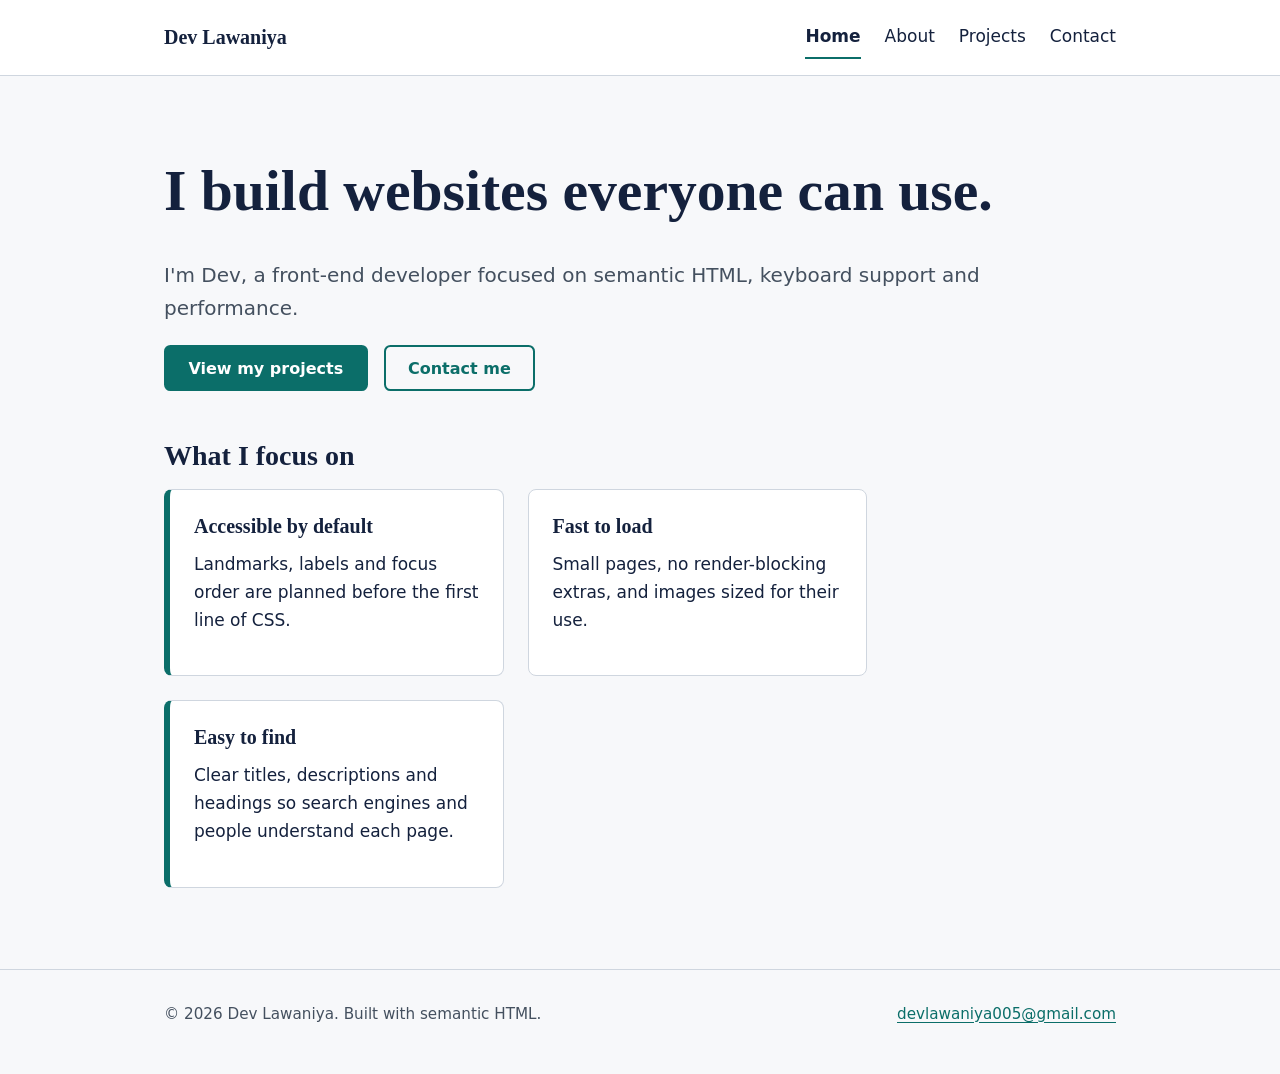
<file: index.html>
<!DOCTYPE html>
<html lang="en">
<head>
<meta charset="utf-8">
<meta name="viewport" content="width=device-width, initial-scale=1">
<title>Dev Lawaniya | Front-End Developer</title>
<meta name="description" content="Portfolio of Dev Lawaniya, a front-end developer building fast, accessible websites and web apps.">
<meta name="author" content="Aarav Mehta">
<meta name="robots" content="index, follow">
<meta name="theme-color" content="#0b6e69">
<link rel="canonical" href="https://www.example.com/index.html">
<meta property="og:type" content="website">
<meta property="og:title" content="Dev Lawaniya | Front-End Developer">
<meta property="og:description" content="Portfolio of Dev Lawaniya a front-end developer building fast, accessible websites and web apps.">
<meta property="og:url" content="https://www.example.com/index.html">
<meta name="twitter:card" content="summary">
<link rel="icon" href="data:image/svg+xml,%3Csvg xmlns=%27http://www.w3.org/2000/svg%27 viewBox=%270 0 32 32%27%3E%3Crect width=%2732%27 height=%2732%27 rx=%276%27 fill=%27%230b6e69%27/%3E%3Ctext x=%2716%27 y=%2723%27 font-size=%2720%27 text-anchor=%27middle%27 fill=%27white%27 font-family=%27Georgia%27%3EA%3C/text%3E%3C/svg%3E">
<link rel="stylesheet" href="styles.css">
</head>
<body>
<a class="skip-link" href="#main">Skip to main content</a>
<header class="site-header"><div class="wrap"><a class="brand" href="index.html" aria-label="Dev Lawaniya, home">Dev Lawaniya</a><nav aria-label="Main"><ul class="nav-list"><li><a href="index.html" aria-current="page">Home</a></li><li><a href="about.html">About</a></li><li><a href="projects.html">Projects</a></li><li><a href="contact.html">Contact</a></li></ul></nav></div></header>
<main id="main" tabindex="-1">
<div class="wrap">
<section class="hero" aria-labelledby="hero-title">
<h1 id="hero-title">I build websites everyone can use.</h1>
<p class="lead">I'm Dev, a front-end developer focused on semantic HTML, keyboard support and performance.</p>
<div class="actions"><a class="btn" href="projects.html">View my projects</a><a class="btn btn-outline" href="contact.html">Contact me</a></div>
</section>
<section aria-labelledby="focus-title">
<h2 id="focus-title">What I focus on</h2>
<ul class="grid">
<li class="project"><h3>Accessible by default</h3><p>Landmarks, labels and focus order are planned before the first line of CSS.</p></li>
<li class="project"><h3>Fast to load</h3><p>Small pages, no render-blocking extras, and images sized for their use.</p></li>
<li class="project"><h3>Easy to find</h3><p>Clear titles, descriptions and headings so search engines and people understand each page.</p></li>
</ul>
</section>
</div>
</main>
<footer class="site-footer"><div class="wrap"><p>&copy; 2026 Dev Lawaniya. Built with semantic HTML.</p><nav aria-label="Footer"><a href="mailto:devlawaniya005@gmail.com">devlawaniya005@gmail.com</a></nav></div></footer>
</body>
</html>
</file>
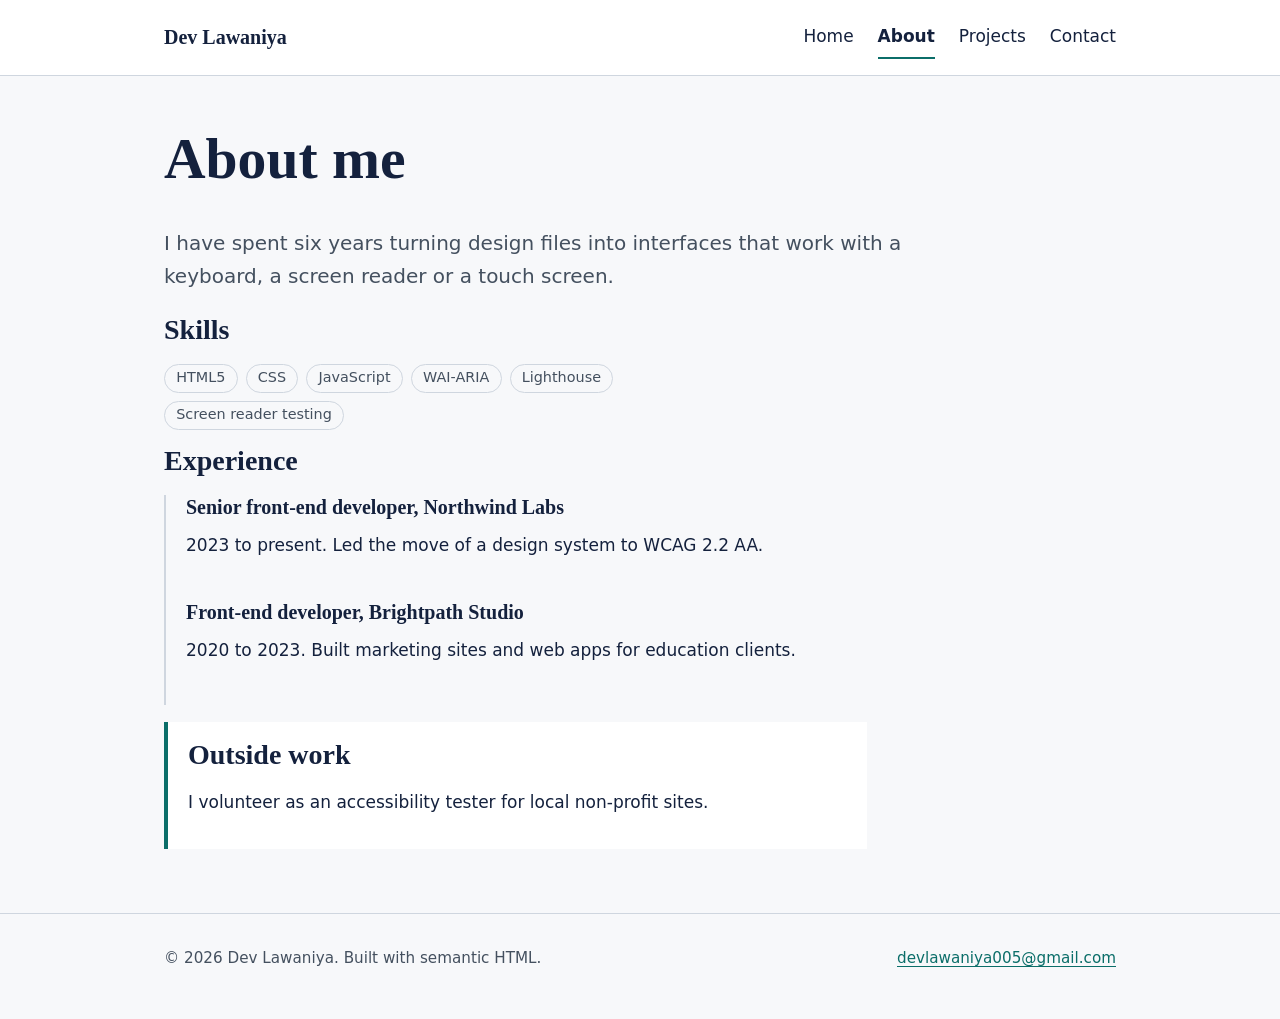
<file: about.html>
<!DOCTYPE html>
<html lang="en">
<head>
<meta charset="utf-8">
<meta name="viewport" content="width=device-width, initial-scale=1">
<title>About Dev Lawaniya | Front-End Developer</title>
<meta name="description" content="Learn about Dev Lawaniya's background, skills and experience building accessible web interfaces.">
<meta name="author" content="Dev Lawaniya">
<meta name="robots" content="index, follow">
<meta name="theme-color" content="#0b6e69">
<link rel="canonical" href="https://www.example.com/about.html">
<meta property="og:type" content="website">
<meta property="og:title" content="About Dev Lawaniya | Front-End Developer">
<meta property="og:description" content="Learn about Dev Lawaniya's background, skills and experience building accessible web interfaces.">
<meta property="og:url" content="https://www.example.com/about.html">
<meta name="twitter:card" content="summary">
<link rel="icon" href="data:image/svg+xml,%3Csvg xmlns=%27http://www.w3.org/2000/svg%27 viewBox=%270 0 32 32%27%3E%3Crect width=%2732%27 height=%2732%27 rx=%276%27 fill=%27%230b6e69%27/%3E%3Ctext x=%2716%27 y=%2723%27 font-size=%2720%27 text-anchor=%27middle%27 fill=%27white%27 font-family=%27Georgia%27%3EA%3C/text%3E%3C/svg%3E">
<link rel="stylesheet" href="styles.css">
</head>
<body>
<a class="skip-link" href="#main">Skip to main content</a>
<header class="site-header"><div class="wrap"><a class="brand" href="index.html" aria-label="Dev Lawaniya, home">Dev Lawaniya</a><nav aria-label="Main"><ul class="nav-list"><li><a href="index.html">Home</a></li><li><a href="about.html" aria-current="page">About</a></li><li><a href="projects.html">Projects</a></li><li><a href="contact.html">Contact</a></li></ul></nav></div></header>
<main id="main" tabindex="-1">
<div class="wrap">
<article aria-labelledby="about-title">
<h1 id="about-title">About me</h1>
<p class="lead">I have spent six years turning design files into interfaces that work with a keyboard, a screen reader or a touch screen.</p>
<section aria-labelledby="skills-title"><h2 id="skills-title">Skills</h2>
<ul class="tags"><li>HTML5</li><li>CSS</li><li>JavaScript</li><li>WAI-ARIA</li><li>Lighthouse</li><li>Screen reader testing</li></ul></section>
<section aria-labelledby="exp-title"><h2 id="exp-title">Experience</h2>
<ol class="timeline">
<li><h3>Senior front-end developer, Northwind Labs</h3><p><time datetime="2023">2023</time> to present. Led the move of a design system to WCAG 2.2 AA.</p></li>
<li><h3>Front-end developer, Brightpath Studio</h3><p><time datetime="2020">2020</time> to <time datetime="2023">2023</time>. Built marketing sites and web apps for education clients.</p></li>
</ol></section>
</article>
<aside class="note" aria-labelledby="aside-title"><h2 id="aside-title">Outside work</h2><p>I volunteer as an accessibility tester for local non-profit sites.</p></aside>
</div>
</main>
<footer class="site-footer"><div class="wrap"><p>&copy; 2026 Dev Lawaniya. Built with semantic HTML.</p><nav aria-label="Footer"><a href="mailto:devlawaniya005@gmail.com">devlawaniya005@gmail.com</a></nav></div></footer>
</body>
</html>
</file>
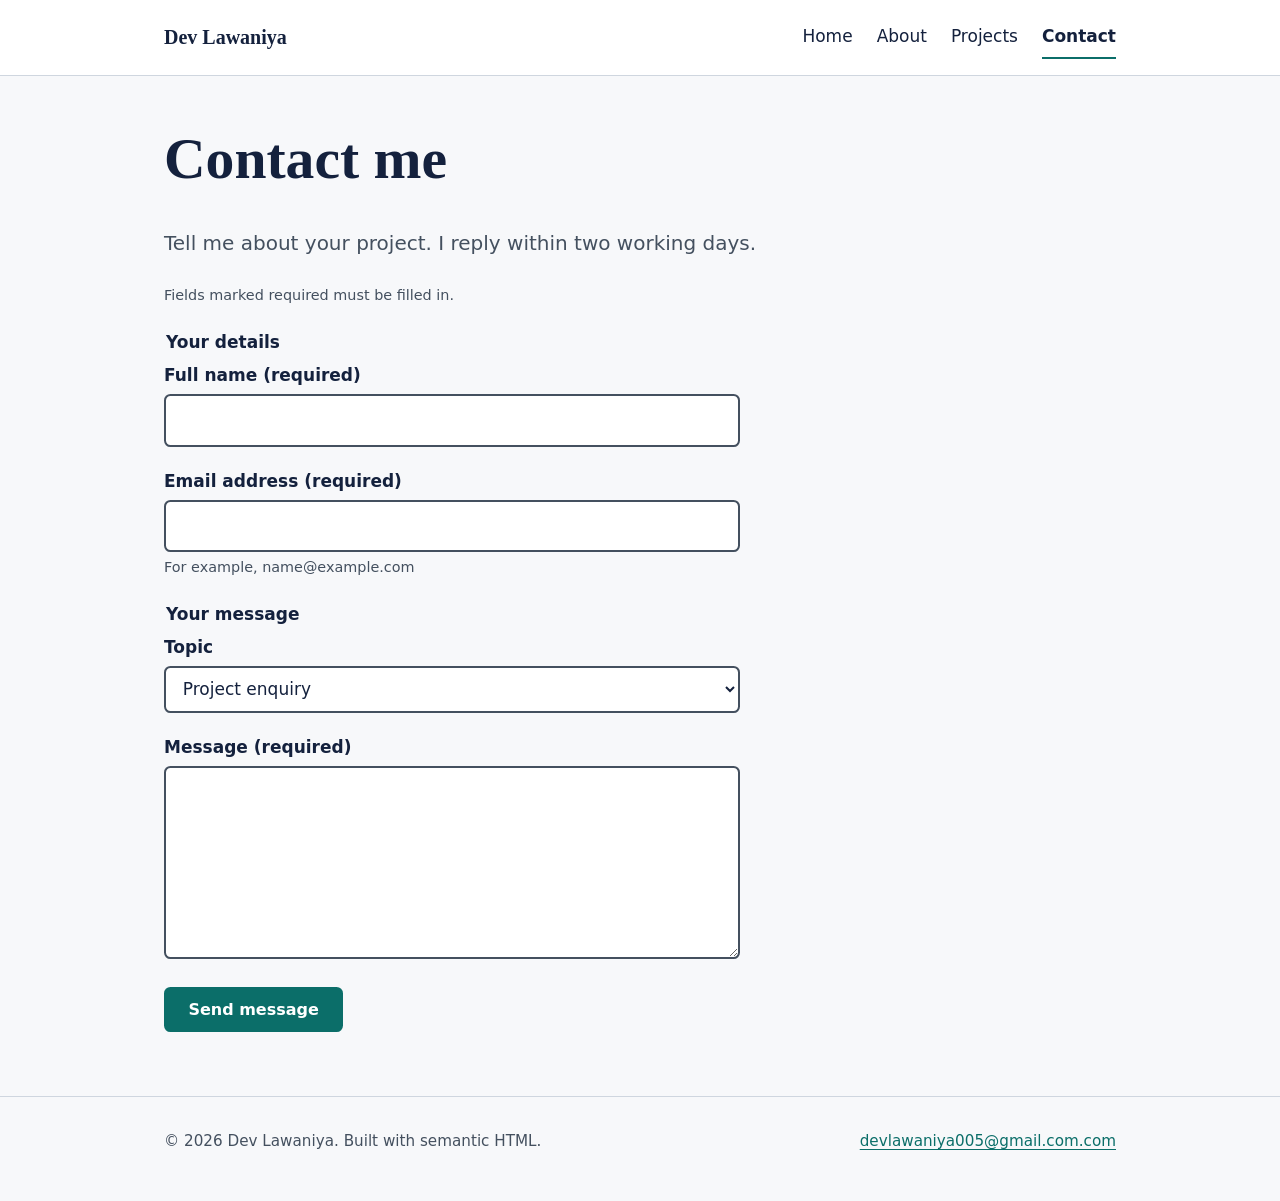
<file: contact.html>
<!DOCTYPE html>
<html lang="en">
<head>
<meta charset="utf-8">
<meta name="viewport" content="width=device-width, initial-scale=1">
<title>Contact Dev Lawaniya | Front-End Developer</title>
<meta name="description" content="Send Dev Lawaniya a message about a project, a job opportunity or a collaboration.">
<meta name="author" content="Dev Lawaniya">
<meta name="robots" content="index, follow">
<meta name="theme-color" content="#0b6e69">
<link rel="canonical" href="https://www.example.com/contact.html">
<meta property="og:type" content="website">
<meta property="og:title" content="Contact Dev Lawaniya | Front-End Developer">
<meta property="og:description" content="Send Dev Lawaniya a message about a project, a job opportunity or a collaboration.">
<meta property="og:url" content="https://www.example.com/contact.html">
<meta name="twitter:card" content="summary">
<link rel="icon" href="data:image/svg+xml,%3Csvg xmlns=%27http://www.w3.org/2000/svg%27 viewBox=%270 0 32 32%27%3E%3Crect width=%2732%27 height=%2732%27 rx=%276%27 fill=%27%230b6e69%27/%3E%3Ctext x=%2716%27 y=%2723%27 font-size=%2720%27 text-anchor=%27middle%27 fill=%27white%27 font-family=%27Georgia%27%3EA%3C/text%3E%3C/svg%3E">
<link rel="stylesheet" href="styles.css">
</head>
<body>
<a class="skip-link" href="#main">Skip to main content</a>
<header class="site-header"><div class="wrap"><a class="brand" href="index.html" aria-label="Dev Lawaniya, home">Dev Lawaniya</a><nav aria-label="Main"><ul class="nav-list"><li><a href="index.html">Home</a></li><li><a href="about.html">About</a></li><li><a href="projects.html">Projects</a></li><li><a href="contact.html" aria-current="page">Contact</a></li></ul></nav></div></header>
<main id="main" tabindex="-1">
<div class="wrap">
<h1>Contact me</h1>
<p class="lead">Tell me about your project. I reply within two working days.</p>
<form id="contact-form" action="#" method="post" novalidate aria-describedby="form-help">
<p id="form-help" class="hint">Fields marked required must be filled in.</p>
<fieldset><legend>Your details</legend>
<div><label for="name">Full name (required)</label><input id="name" name="name" type="text" autocomplete="name" required aria-describedby="name-err"><p id="name-err" class="error" hidden></p></div>
<div><label for="email">Email address (required)</label><input id="email" name="email" type="email" autocomplete="email" required aria-describedby="email-hint email-err"><p id="email-hint" class="hint">For example, name@example.com</p><p id="email-err" class="error" hidden></p></div>
</fieldset>
<fieldset><legend>Your message</legend>
<div><label for="topic">Topic</label><select id="topic" name="topic"><option>Project enquiry</option><option>Job opportunity</option><option>Other</option></select></div>
<div><label for="message">Message (required)</label><textarea id="message" name="message" rows="6" required aria-describedby="msg-err"></textarea><p id="msg-err" class="error" hidden></p></div>
</fieldset>
<div><button class="btn" type="submit">Send message</button></div>
<div id="status" class="status" role="status" aria-live="polite" tabindex="-1"></div>
</form>
</div>
</main>
<footer class="site-footer"><div class="wrap"><p>&copy; 2026 Dev Lawaniya. Built with semantic HTML.</p><nav aria-label="Footer"><a href="mailto:devlawaniya005@gmail.com">devlawaniya005@gmail.com.com</a></nav></div></footer>
<script>
(function(){
var f=document.getElementById("contact-form"),s=document.getElementById("status");
var rules=[["name","name-err","Enter your full name."],["email","email-err","Enter a valid email address, like name@example.com."],["message","msg-err","Enter a message."]];
f.addEventListener("submit",function(e){
e.preventDefault();s.textContent="";var first=null;
rules.forEach(function(r){var i=document.getElementById(r[0]),m=document.getElementById(r[1]);
var bad=!i.value.trim()||(i.type==="email"&&!/^[^\s@]+@[^\s@]+\.[^\s@]+$/.test(i.value));
i.setAttribute("aria-invalid",bad);m.hidden=!bad;m.textContent=bad?r[2]:"";
if(bad&&!first)first=i;});
if(first){first.focus();s.textContent="Message not sent. Fix the errors above and try again.";return;}
/* Connect this to your form service here (e.g. fetch to your endpoint). */
s.textContent="Thanks, your message is ready to send. Connect the form to a backend to deliver it.";
s.focus();f.reset();
});
})();
</script>
</body>
</html>
</file>
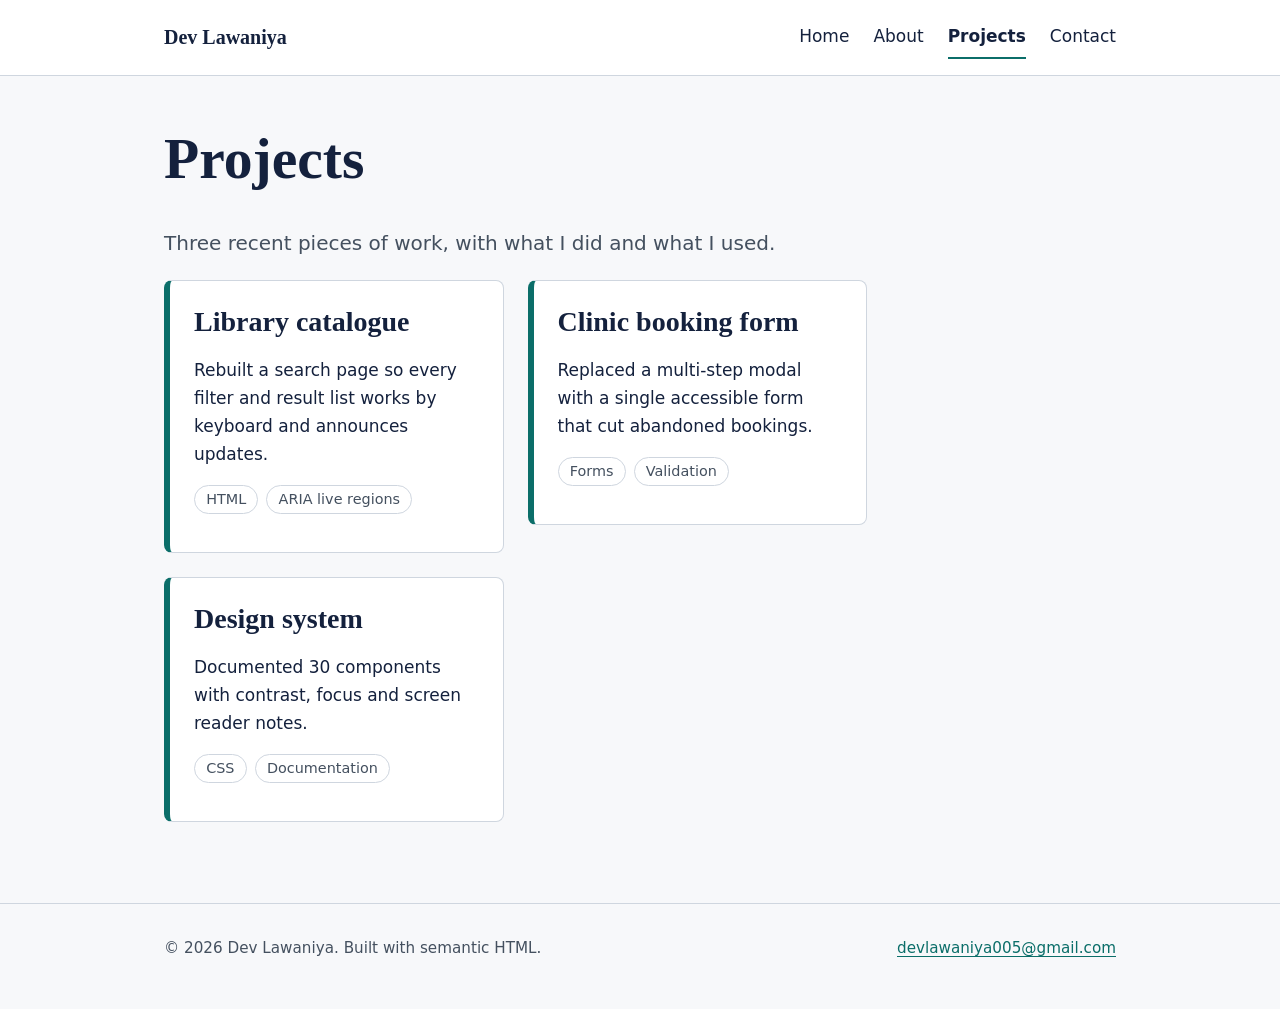
<file: projects.html>
<!DOCTYPE html>
<html lang="en">
<head>
<meta charset="utf-8">
<meta name="viewport" content="width=device-width, initial-scale=1">
<title>Projects | Dev Lawaniya</title>
<meta name="description" content="Selected accessible web projects by Dev Lawaniya, with the problem, approach and tools used.">
<meta name="author" content="Dev Lawaniya">
<meta name="robots" content="index, follow">
<meta name="theme-color" content="#0b6e69">
<link rel="canonical" href="https://www.example.com/projects.html">
<meta property="og:type" content="website">
<meta property="og:title" content="Projects | Dev Lawaniya">
<meta property="og:description" content="Selected accessible web projects by Dev Lawaniya, with the problem, approach and tools used.">
<meta property="og:url" content="https://www.example.com/projects.html">
<meta name="twitter:card" content="summary">
<link rel="icon" href="data:image/svg+xml,%3Csvg xmlns=%27http://www.w3.org/2000/svg%27 viewBox=%270 0 32 32%27%3E%3Crect width=%2732%27 height=%2732%27 rx=%276%27 fill=%27%230b6e69%27/%3E%3Ctext x=%2716%27 y=%2723%27 font-size=%2720%27 text-anchor=%27middle%27 fill=%27white%27 font-family=%27Georgia%27%3EA%3C/text%3E%3C/svg%3E">
<link rel="stylesheet" href="styles.css">
</head>
<body>
<a class="skip-link" href="#main">Skip to main content</a>
<header class="site-header"><div class="wrap"><a class="brand" href="index.html" aria-label="Dev Lawaniya, home">Dev Lawaniya</a><nav aria-label="Main"><ul class="nav-list"><li><a href="index.html">Home</a></li><li><a href="about.html">About</a></li><li><a href="projects.html" aria-current="page">Projects</a></li><li><a href="contact.html">Contact</a></li></ul></nav></div></header>
<main id="main" tabindex="-1">
<div class="wrap">
<h1>Projects</h1>
<p class="lead">Three recent pieces of work, with what I did and what I used.</p>
<ul class="grid">
<li><article class="project" aria-labelledby="p1"><h2 id="p1">Library catalogue</h2><p>Rebuilt a search page so every filter and result list works by keyboard and announces updates.</p><ul class="tags" aria-label="Tools used"><li>HTML</li><li>ARIA live regions</li></ul></article></li>
<li><article class="project" aria-labelledby="p2"><h2 id="p2">Clinic booking form</h2><p>Replaced a multi-step modal with a single accessible form that cut abandoned bookings.</p><ul class="tags" aria-label="Tools used"><li>Forms</li><li>Validation</li></ul></article></li>
<li><article class="project" aria-labelledby="p3"><h2 id="p3">Design system</h2><p>Documented 30 components with contrast, focus and screen reader notes.</p><ul class="tags" aria-label="Tools used"><li>CSS</li><li>Documentation</li></ul></article></li>
</ul>
</div>
</main>
<footer class="site-footer"><div class="wrap"><p>&copy; 2026 Dev Lawaniya. Built with semantic HTML.</p><nav aria-label="Footer"><a href="mailto:devlawaniya005@gmail.com">devlawaniya005@gmail.com</a></nav></div></footer>
</body>
</html>
</file>
<file: styles.css>
:root{--bg:#f7f8fa;--surface:#fff;--ink:#14213d;--muted:#44505f;--accent:#0b6e69;--line:#cfd6df;color-scheme:light}
@media (prefers-color-scheme:dark){:root{--bg:#0f1624;--surface:#172033;--ink:#eef2f7;--muted:#b6c0cd;--accent:#5fd0c8;--line:#31405a;color-scheme:dark}}
*,*::before,*::after{box-sizing:border-box}
html{scroll-behavior:smooth}
@media (prefers-reduced-motion:reduce){html{scroll-behavior:auto}*{transition:none!important}}
body{margin:0;background:var(--bg);color:var(--ink);font:1.0625rem/1.65 system-ui,-apple-system,"Segoe UI",Roboto,sans-serif}
h1,h2,h3{font-family:Georgia,"Times New Roman",serif;line-height:1.2;margin:0 0 .6em}
h1{font-size:clamp(2.2rem,6vw,3.6rem)}h2{font-size:1.75rem}h3{font-size:1.25rem}
p,ul{margin:0 0 1em;max-width:65ch}
a{color:var(--accent);text-underline-offset:.2em}
a:focus-visible,button:focus-visible,input:focus-visible,textarea:focus-visible,select:focus-visible{outline:3px solid var(--accent);outline-offset:3px}
.skip-link{position:absolute;left:1rem;top:-4rem;background:var(--ink);color:var(--bg);padding:.6rem 1rem;z-index:10}
.skip-link:focus{top:1rem}
.wrap{max-width:62rem;margin:0 auto;padding:0 1.25rem}
.site-header{border-bottom:1px solid var(--line);background:var(--surface)}
.site-header .wrap{display:flex;flex-wrap:wrap;align-items:center;justify-content:space-between;gap:.5rem 2rem;padding-block:1rem}
.brand{font:700 1.25rem Georgia,serif;color:var(--ink);text-decoration:none}
.nav-list{display:flex;flex-wrap:wrap;gap:.25rem 1.5rem;list-style:none;margin:0;padding:0}
.nav-list a{display:inline-block;padding:.4rem 0;color:var(--ink);text-decoration:none;border-bottom:2px solid transparent}
.nav-list a:hover{border-color:var(--line)}
.nav-list a[aria-current="page"]{border-color:var(--accent);font-weight:600}
main{padding-block:3rem 4rem}
.hero{padding-block:2rem 3rem}
.lead{font-size:1.25rem;color:var(--muted)}
.btn{display:inline-block;background:var(--accent);color:#fff;border:2px solid var(--accent);padding:.7rem 1.4rem;font:600 1rem system-ui,sans-serif;text-decoration:none;border-radius:.4rem;cursor:pointer}
@media (prefers-color-scheme:dark){.btn{color:#0f1624}}
.btn:hover{filter:brightness(1.1)}
.btn-outline{background:transparent;color:var(--accent)}
.actions{display:flex;flex-wrap:wrap;gap:1rem}
.grid{display:grid;gap:1.5rem;grid-template-columns:repeat(auto-fit,minmax(16rem,1fr));list-style:none;padding:0}
.project{background:var(--surface);border:1px solid var(--line);border-radius:.5rem;padding:1.5rem}
.project:nth-child(odd){border-left:6px solid var(--accent)}
.tags{display:flex;flex-wrap:wrap;gap:.5rem;list-style:none;padding:0;font-size:.9rem;color:var(--muted)}
.tags li{border:1px solid var(--line);border-radius:2rem;padding:.1rem .7rem}
.timeline{list-style:none;padding:0;border-left:2px solid var(--line)}
.timeline li{padding:0 0 1.5rem 1.25rem}
aside.note{border-left:4px solid var(--accent);background:var(--surface);padding:1rem 1.25rem;max-width:65ch}
form{display:grid;gap:1.25rem;max-width:36rem}
fieldset{border:0;padding:0;margin:0;display:grid;gap:1.25rem}
label,legend{font-weight:600;display:block;margin-bottom:.3rem}
input,textarea,select{width:100%;font:inherit;color:var(--ink);background:var(--surface);border:2px solid var(--muted);border-radius:.4rem;padding:.65rem .8rem}
.hint{color:var(--muted);font-size:.9rem;margin:.25rem 0 0}
.error{color:#b00020;font-size:.95rem;margin:.25rem 0 0;font-weight:600}
@media (prefers-color-scheme:dark){.error{color:#ff9aa8}}
input[aria-invalid="true"],textarea[aria-invalid="true"]{border-color:#b00020}
.status{padding:1rem;border:2px solid var(--accent);border-radius:.4rem}
.status:empty{display:none}
.site-footer{border-top:1px solid var(--line);padding-block:2rem;color:var(--muted);font-size:.95rem}
.site-footer .wrap{display:flex;flex-wrap:wrap;justify-content:space-between;gap:1rem}
.site-footer a{color:var(--accent)}
</file>
